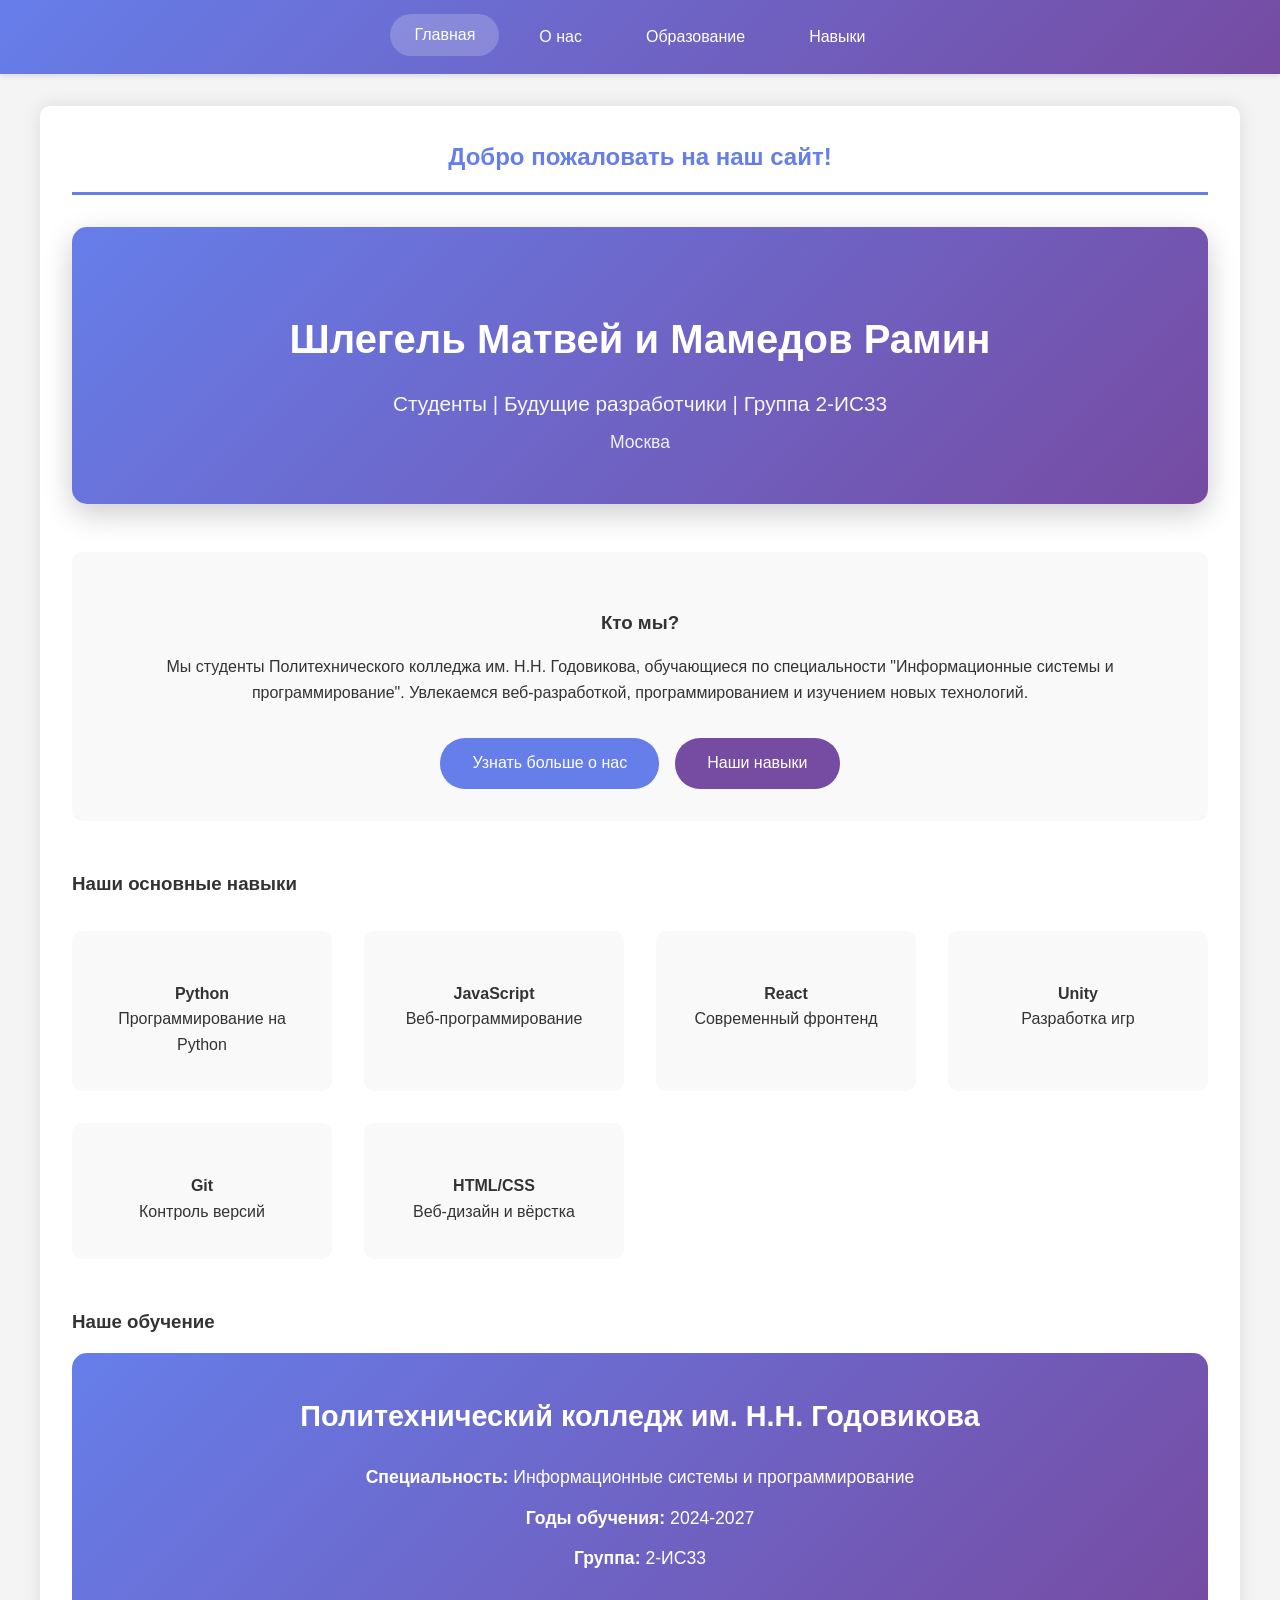
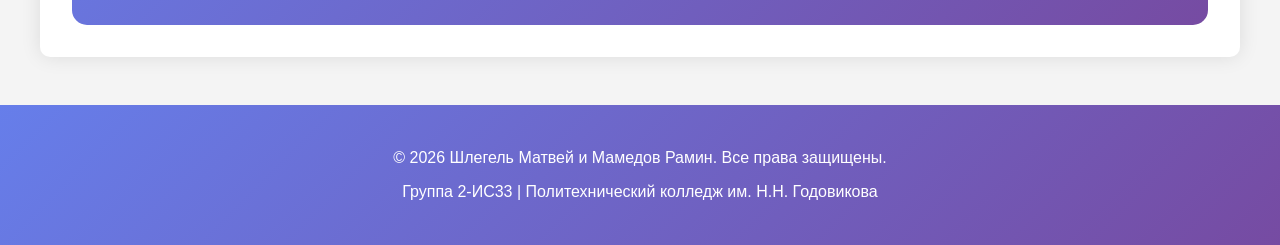
<file: index.html>
<DOCTYPE html>
<html lang="ru">
<head>
    <meta charset="UTF-8">
    <meta name="viewport" content="width=device-width, initial-scale=1.0">
    <title>Шлегель и Мамедов - Главная</title>
    <link rel="stylesheet" href="style.css">
</head>
<body>
    <header>
        <nav>
            <ul class="menu">
                <li><a href="index.html" class="active">Главная</a></li>
                <li><a href="about.html">О нас</a></li>
                <li><a href="education.html">Образование</a></li>
                <li><a href="skills.html">Навыки</a></li>
            </ul>
        </nav>
    </header>

    <main>
        <section class="welcome">
            <h1>Добро пожаловать на наш сайт!</h1>
            <div class="profile-card">
                <div class="team-intro">
                    <h2>Шлегель Матвей и Мамедов Рамин</h2>
                    <p class="subtitle">Студенты | Будущие разработчики | Группа 2-ИС33</p>
                    <p class="location"> Москва</p>
                </div>
            </div>
            
            <div class="intro">
                <h3>Кто мы?</h3>
                <p>Мы студенты Политехнического колледжа им. Н.Н. Годовикова, обучающиеся по специальности 
                "Информационные системы и программирование". Увлекаемся веб-разработкой, программированием 
                и изучением новых технологий.</p>
                
                <div class="quick-links">
                    <a href="about.html" class="btn">Узнать больше о нас</a>
                    <a href="skills.html" class="btn btn-secondary">Наши навыки</a>
                </div>
            </div>
        </section>

        <section class="skills-preview">
            <h3>Наши основные навыки</h3>
            <div class="skills-grid">
                <div class="skill-item">
                    <span class="skill-icon"> </span>
                    <h4>Python</h4>
                    <p>Программирование на Python</p>
                </div>
                <div class="skill-item">
                    <span class="skill-icon"> </span>
                    <h4>JavaScript</h4>
                    <p>Веб-программирование</p>
                </div>
                <div class="skill-item">
                    <span class="skill-icon"> </span>
                    <h4>React</h4>
                    <p>Современный фронтенд</p>
                </div>
                <div class="skill-item">
                    <span class="skill-icon"> </span>
                    <h4>Unity</h4>
                    <p>Разработка игр</p>
                </div>
                <div class="skill-item">
                    <span class="skill-icon"> </span>
                    <h4>Git</h4>
                    <p>Контроль версий</p>
                </div>
                <div class="skill-item">
                    <span class="skill-icon"> </span>
                    <h4>HTML/CSS</h4>
                    <p>Веб-дизайн и вёрстка</p>
                </div>
            </div>
        </section>

        <section class="study-info">
            <h3>Наше обучение</h3>
            <div class="info-box">
                <h4>Политехнический колледж им. Н.Н. Годовикова</h4>
                <p><strong>Специальность:</strong> Информационные системы и программирование</p>
                <p><strong>Годы обучения:</strong> 2024-2027</p>
                <p><strong>Группа:</strong> 2-ИС33</p>
            </div>
        </section>
    </main>

    <footer>
        <p>&copy; 2026 Шлегель Матвей и Мамедов Рамин. Все права защищены.</p>
        <p>Группа 2-ИС33 | Политехнический колледж им. Н.Н. Годовикова</p>
    </footer>
</body>
</html>
</file>
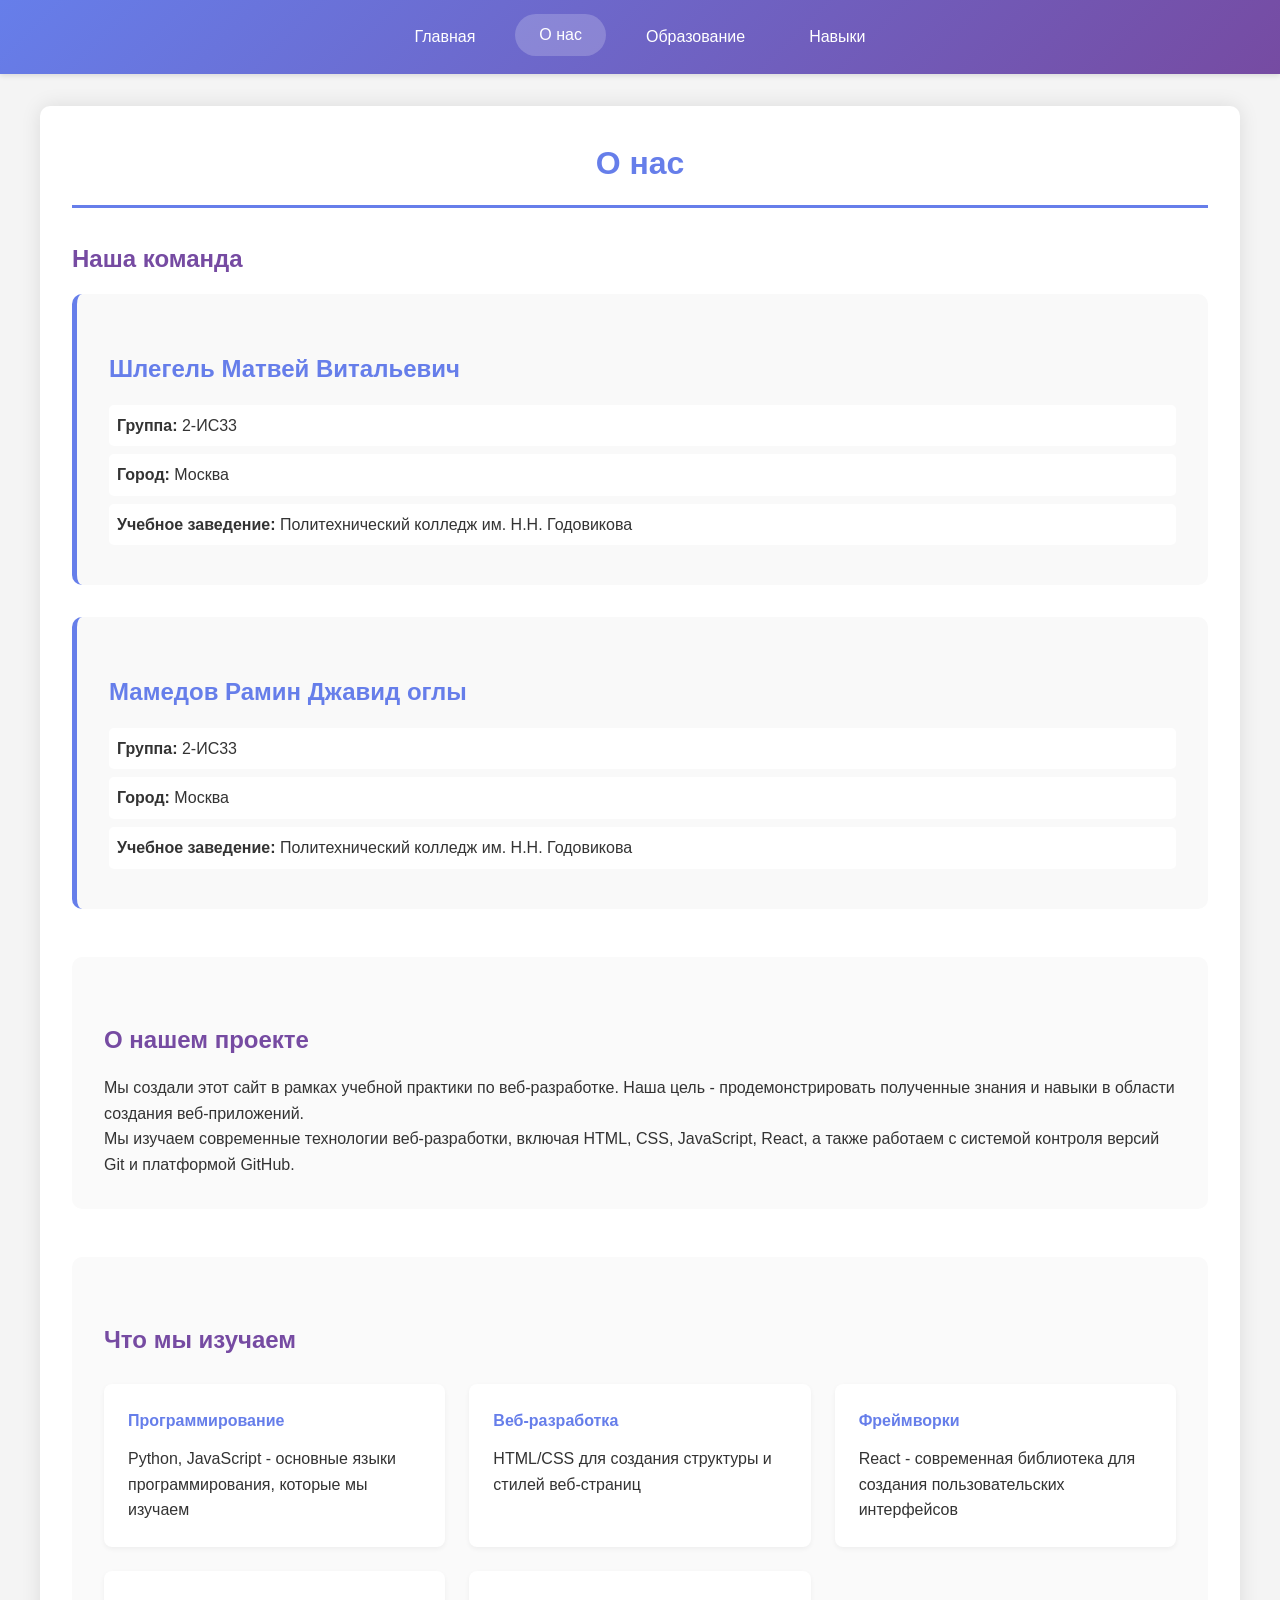
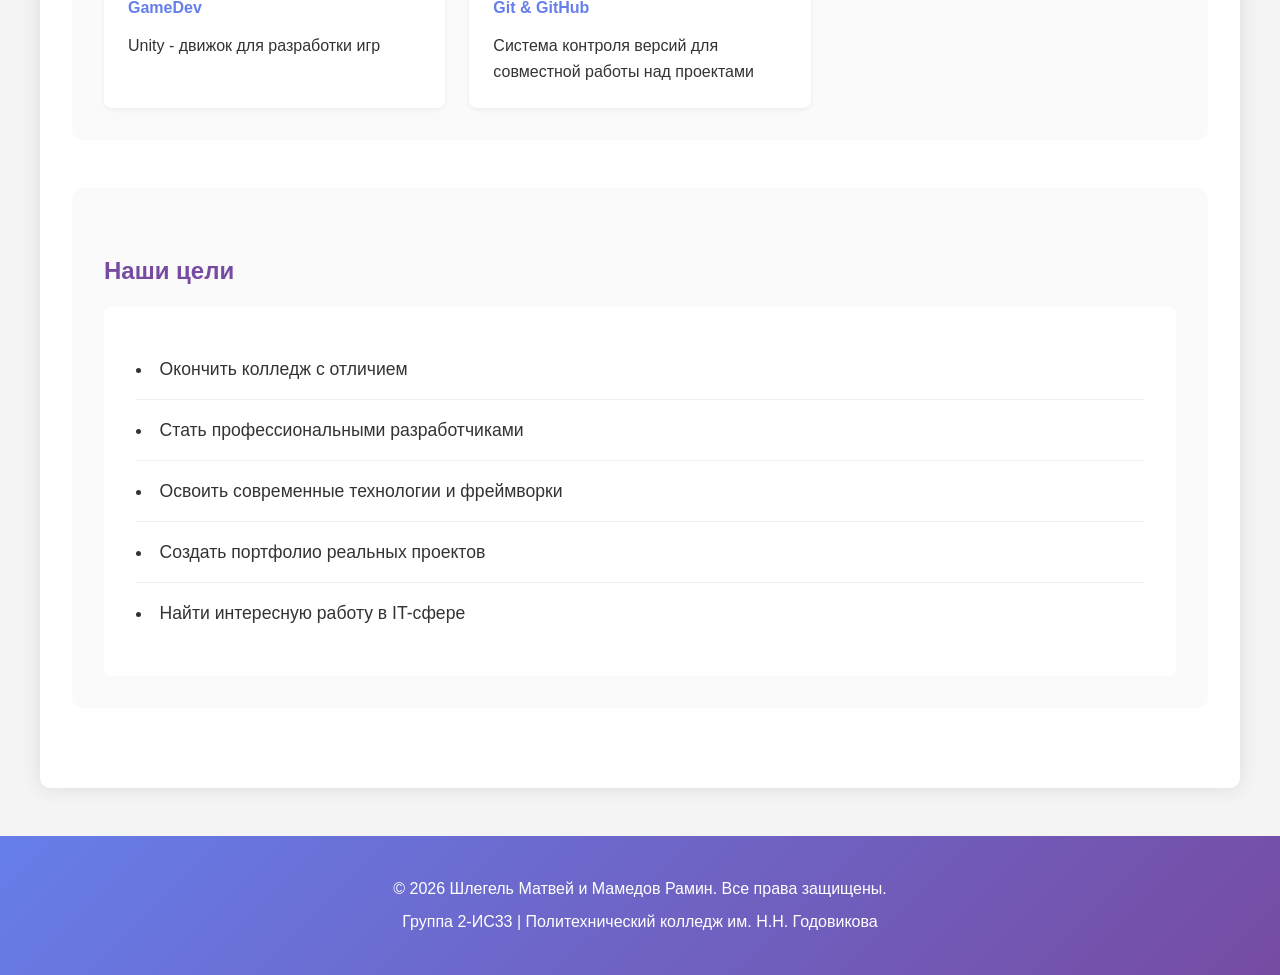
<file: about.html>
<!DOCTYPE html>
<html lang="ru">
<head>
    <meta charset="UTF-8">
    <meta name="viewport" content="width=device-width, initial-scale=1.0">
    <title>О нас - Шлегель и Мамедов</title>
    <link rel="stylesheet" href="style.css">
</head>
<body>
    <header>
        <nav>
            <ul class="menu">
                <li><a href="index.html">Главная</a></li>
                <li><a href="about.html" class="active">О нас</a></li>
                <li><a href="education.html">Образование</a></li>
                <li><a href="skills.html">Навыки</a></li>
            </ul>
        </nav>
    </header>

    <main>
        <h1>О нас</h1>
        
        <section class="team-section">
            <h2>Наша команда</h2>
            
            <div class="person-card">
                <h3>Шлегель Матвей Витальевич</h3>
                <div class="person-info">
                    <p><strong>Группа:</strong> 2-ИС33</p>
                    <p><strong>Город:</strong> Москва</p>
                    <p><strong>Учебное заведение:</strong> Политехнический колледж им. Н.Н. Годовикова</p>
                </div>
            </div>

            <div class="person-card">
                <h3>Мамедов Рамин Джавид оглы</h3>
                <div class="person-info">
                    <p><strong>Группа:</strong> 2-ИС33</p>
                    <p><strong>Город:</strong> Москва</p>
                    <p><strong>Учебное заведение:</strong> Политехнический колледж им. Н.Н. Годовикова</p>
                </div>
            </div>
        </section>

        <section class="about-section">
            <h2>О нашем проекте</h2>
            <p>Мы создали этот сайт в рамках учебной практики по веб-разработке. 
            Наша цель - продемонстрировать полученные знания и навыки в области создания веб-приложений.</p>
            
            <p>Мы изучаем современные технологии веб-разработки, включая HTML, CSS, JavaScript, React, 
            а также работаем с системой контроля версий Git и платформой GitHub.</p>
        </section>

        <section class="about-section">
            <h2>Что мы изучаем</h2>
            <div class="study-list">
                <div class="study-item">
                    <h4> Программирование</h4>
                    <p>Python, JavaScript - основные языки программирования, которые мы изучаем</p>
                </div>
                <div class="study-item">
                    <h4> Веб-разработка</h4>
                    <p>HTML/CSS для создания структуры и стилей веб-страниц</p>
                </div>
                <div class="study-item">
                    <h4> Фреймворки</h4>
                    <p>React - современная библиотека для создания пользовательских интерфейсов</p>
                </div>
                <div class="study-item">
                    <h4> GameDev</h4>
                    <p>Unity - движок для разработки игр</p>
                </div>
                <div class="study-item">
                    <h4> Git & GitHub</h4>
                    <p>Система контроля версий для совместной работы над проектами</p>
                </div>
            </div>
        </section>

        <section class="about-section">
            <h2>Наши цели</h2>
            <ul class="goals-list">
                <li> Окончить колледж с отличием</li>
                <li> Стать профессиональными разработчиками</li>
                <li> Освоить современные технологии и фреймворки</li>
                <li> Создать портфолио реальных проектов</li>
                <li> Найти интересную работу в IT-сфере</li>
            </ul>
        </section>
    </main>

    <footer>
        <p>&copy; 2026 Шлегель Матвей и Мамедов Рамин. Все права защищены.</p>
        <p>Группа 2-ИС33 | Политехнический колледж им. Н.Н. Годовикова</p>
    </footer>
</body>
</html>
</file>
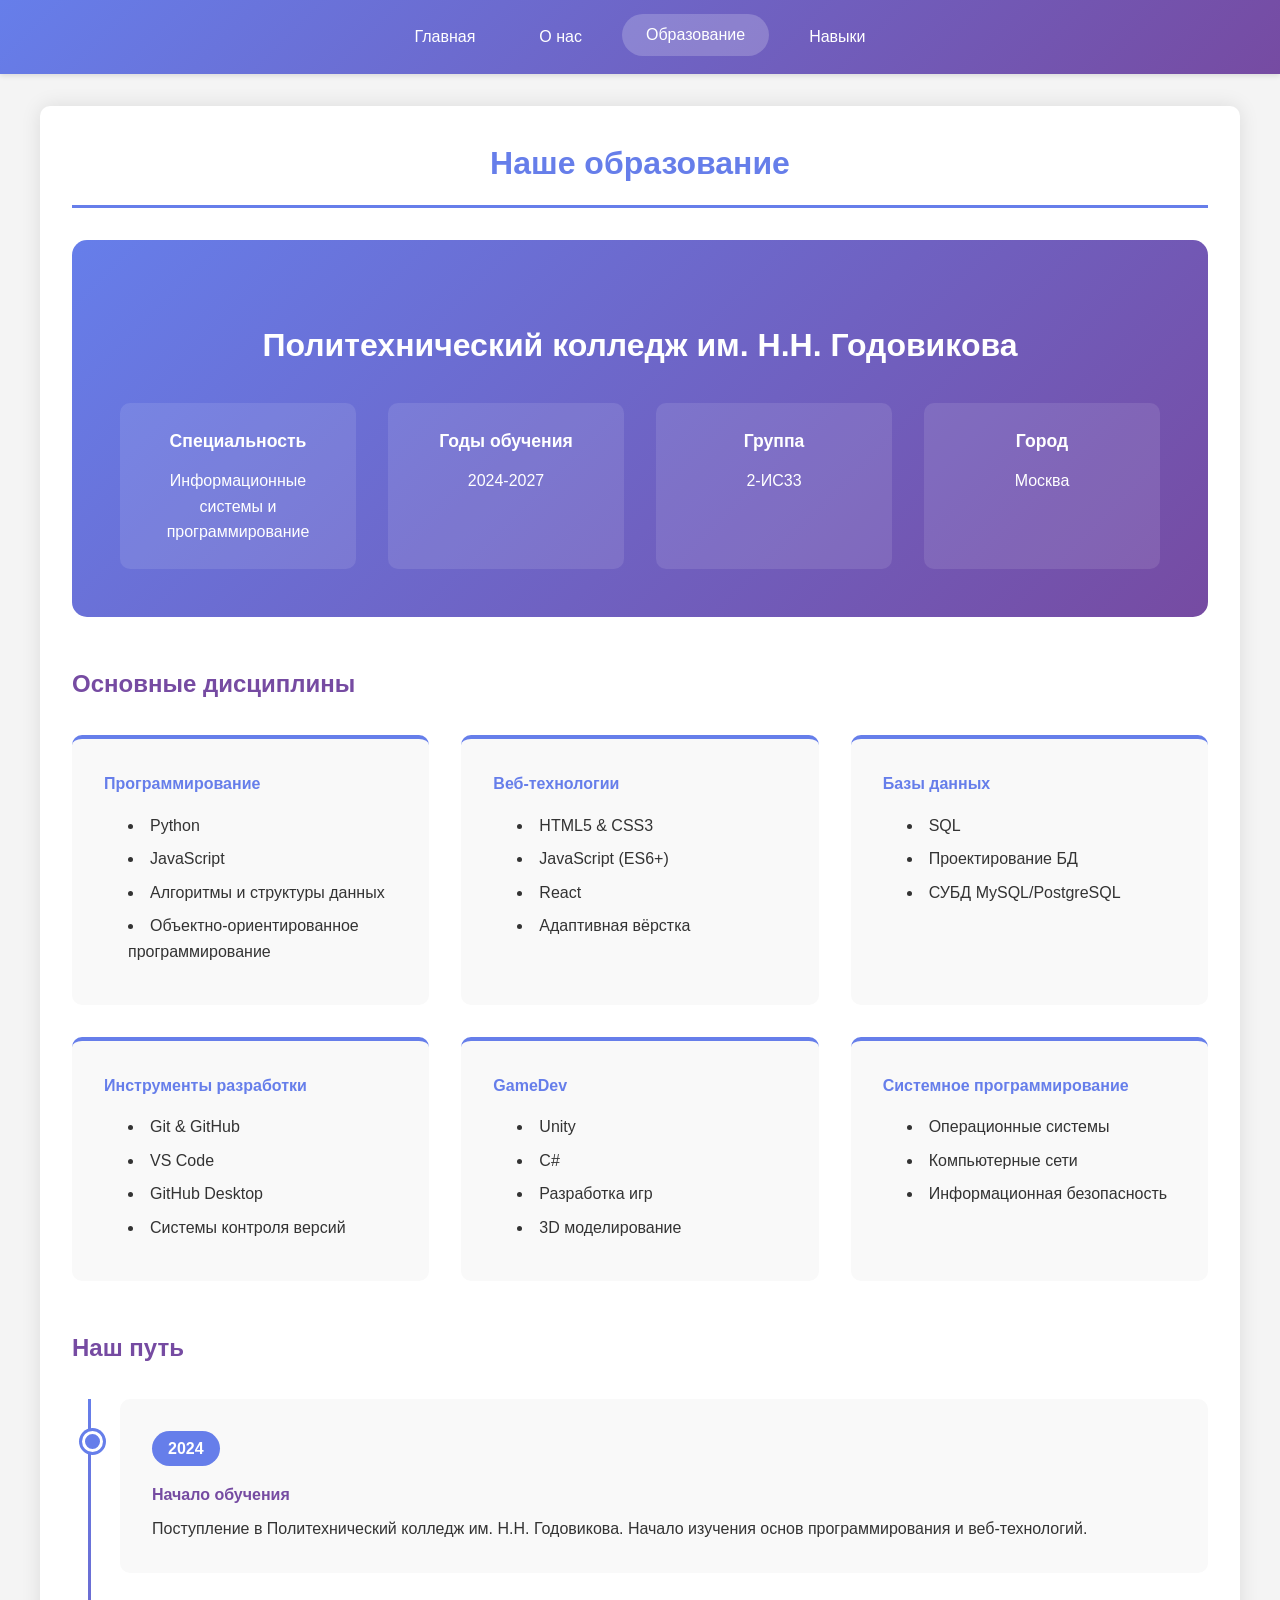
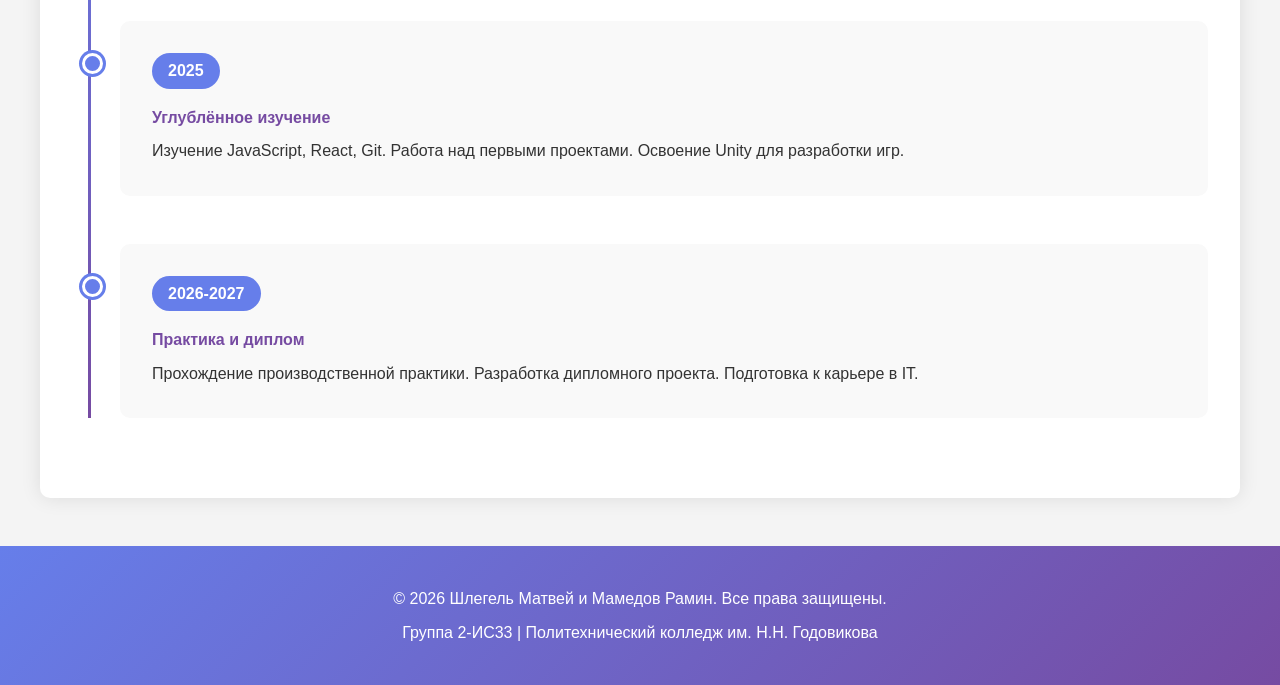
<file: education.html>
<!DOCTYPE html>
<html lang="ru">
<head>
    <meta charset="UTF-8">
    <meta name="viewport" content="width=device-width, initial-scale=1.0">
    <title>Образование - Шлегель и Мамедов</title>
    <link rel="stylesheet" href="style.css">
</head>
<body>
    <header>
        <nav>
            <ul class="menu">
                <li><a href="index.html">Главная</a></li>
                <li><a href="about.html">О нас</a></li>
                <li><a href="education.html" class="active">Образование</a></li>
                <li><a href="skills.html">Навыки</a></li>
            </ul>
        </nav>
    </header>

    <main>
        <h1>Наше образование</h1>
        
        <section class="education-main">
            <div class="education-card">
                <h2>Политехнический колледж им. Н.Н. Годовикова</h2>
                <div class="education-details">
                    <div class="detail-item">
                        <h4> Специальность</h4>
                        <p>Информационные системы и программирование</p>
                    </div>
                    <div class="detail-item">
                        <h4> Годы обучения</h4>
                        <p>2024-2027</p>
                    </div>
                    <div class="detail-item">
                        <h4> Группа</h4>
                        <p>2-ИС33</p>
                    </div>
                    <div class="detail-item">
                        <h4> Город</h4>
                        <p>Москва</p>
                    </div>
                </div>
            </div>
        </section>

        <section class="subjects-section">
            <h2>Основные дисциплины</h2>
            <div class="subjects-grid">
                <div class="subject-card">
                    <h4> Программирование</h4>
                    <ul>
                        <li>Python</li>
                        <li>JavaScript</li>
                        <li>Алгоритмы и структуры данных</li>
                        <li>Объектно-ориентированное программирование</li>
                    </ul>
                </div>
                <div class="subject-card">
                    <h4> Веб-технологии</h4>
                    <ul>
                        <li>HTML5 & CSS3</li>
                        <li>JavaScript (ES6+)</li>
                        <li>React</li>
                        <li>Адаптивная вёрстка</li>
                    </ul>
                </div>
                <div class="subject-card">
                    <h4> Базы данных</h4>
                    <ul>
                        <li>SQL</li>
                        <li>Проектирование БД</li>
                        <li>СУБД MySQL/PostgreSQL</li>
                    </ul>
                </div>
                <div class="subject-card">
                    <h4> Инструменты разработки</h4>
                    <ul>
                        <li>Git & GitHub</li>
                        <li>VS Code</li>
                        <li>GitHub Desktop</li>
                        <li>Системы контроля версий</li>
                    </ul>
                </div>
                <div class="subject-card">
                    <h4> GameDev</h4>
                    <ul>
                        <li>Unity</li>
                        <li>C#</li>
                        <li>Разработка игр</li>
                        <li>3D моделирование</li>
                    </ul>
                </div>
                <div class="subject-card">
                    <h4> Системное программирование</h4>
                    <ul>
                        <li>Операционные системы</li>
                        <li>Компьютерные сети</li>
                        <li>Информационная безопасность</li>
                    </ul>
                </div>
            </div>
        </section>

        <section class="timeline-section">
            <h2>Наш путь</h2>
            <div class="timeline">
                <div class="timeline-item">
                    <div class="timeline-year">2024</div>
                    <div class="timeline-content">
                        <h4>Начало обучения</h4>
                        <p>Поступление в Политехнический колледж им. Н.Н. Годовикова. 
                        Начало изучения основ программирования и веб-технологий.</p>
                    </div>
                </div>
                <div class="timeline-item">
                    <div class="timeline-year">2025</div>
                    <div class="timeline-content">
                        <h4>Углублённое изучение</h4>
                        <p>Изучение JavaScript, React, Git. Работа над первыми проектами. 
                        Освоение Unity для разработки игр.</p>
                    </div>
                </div>
                <div class="timeline-item">
                    <div class="timeline-year">2026-2027</div>
                    <div class="timeline-content">
                        <h4>Практика и диплом</h4>
                        <p>Прохождение производственной практики. 
                        Разработка дипломного проекта. Подготовка к карьере в IT.</p>
                    </div>
                </div>
            </div>
        </section>
    </main>

    <footer>
        <p>&copy; 2026 Шлегель Матвей и Мамедов Рамин. Все права защищены.</p>
        <p>Группа 2-ИС33 | Политехнический колледж им. Н.Н. Годовикова</p>
    </footer>
</body>
</html>
</file>
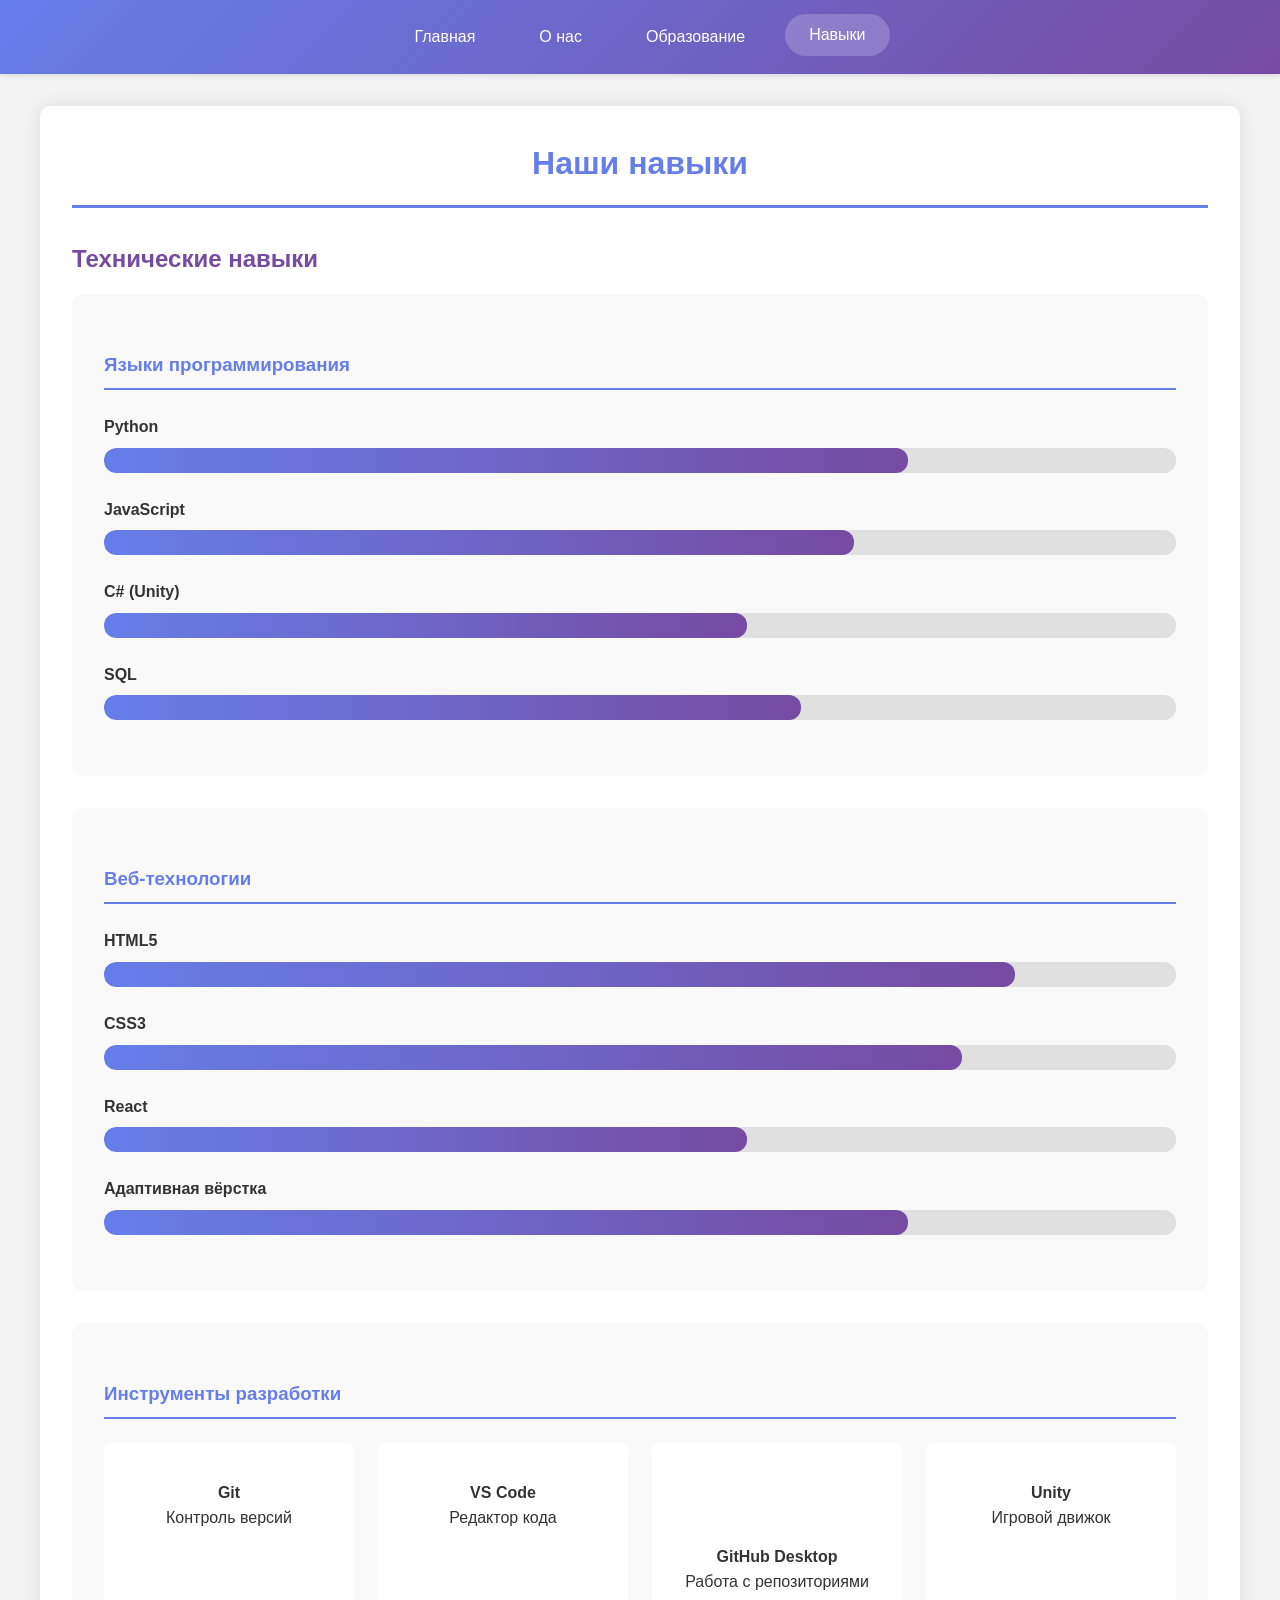
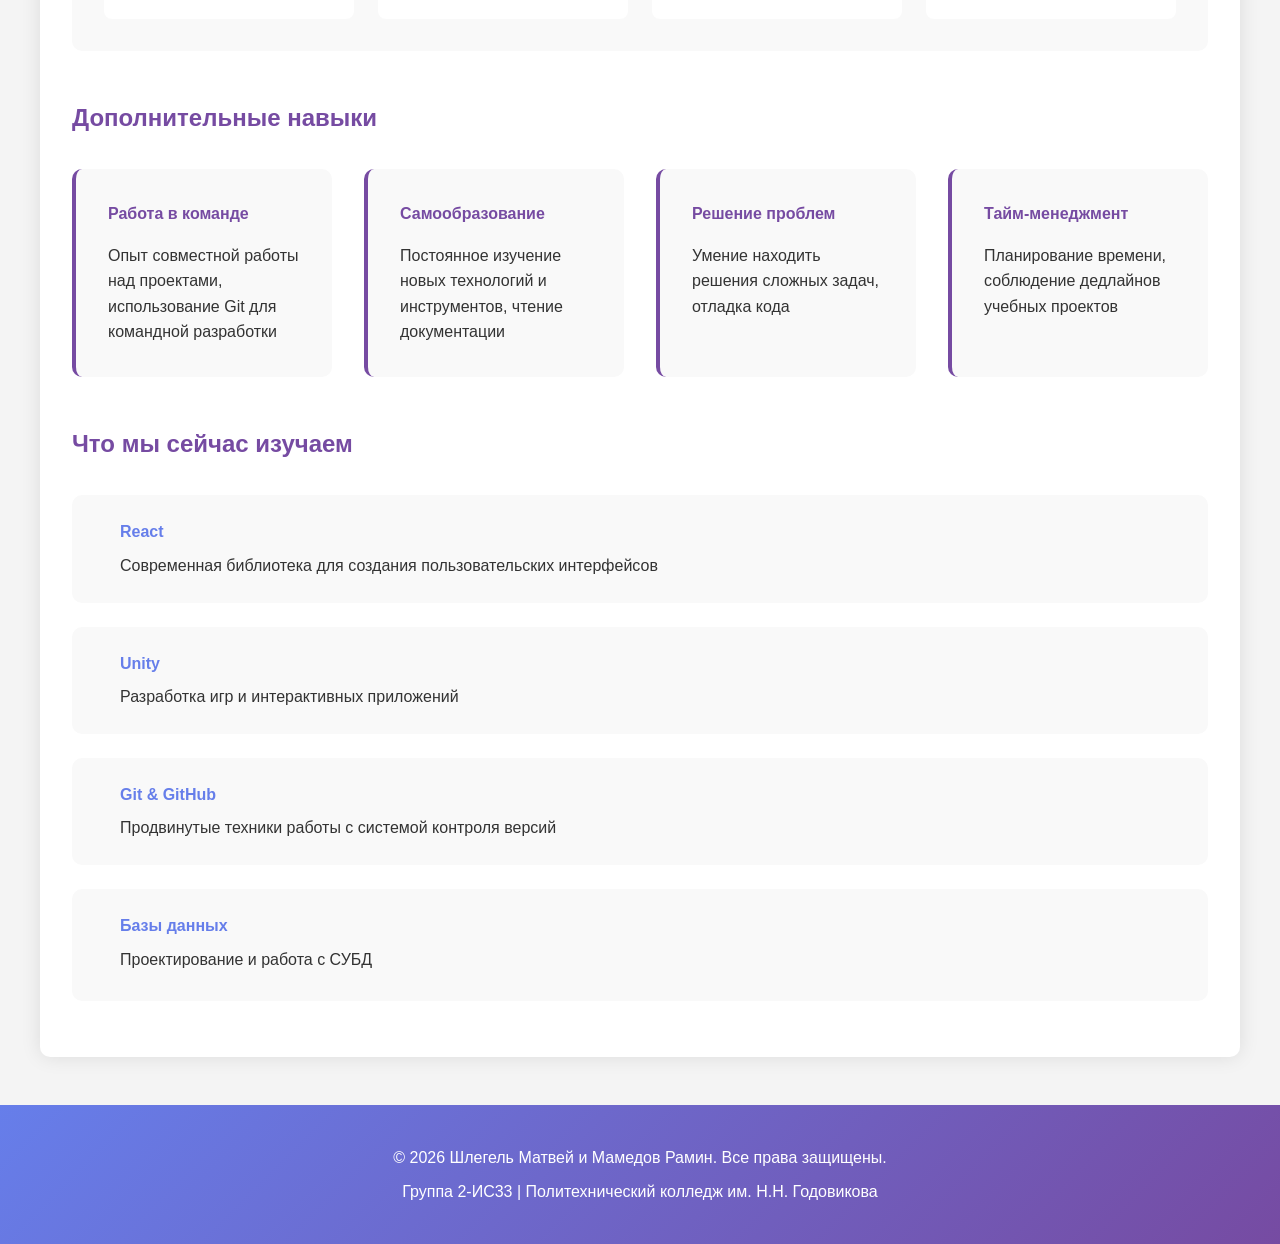
<file: skills.html>
<!DOCTYPE html>
<html lang="ru">
<head>
    <meta charset="UTF-8">
    <meta name="viewport" content="width=device-width, initial-scale=1.0">
    <title>Навыки - Шлегель и Мамедов</title>
    <link rel="stylesheet" href="style.css">
</head>
<body>
    <header>
        <nav>
            <ul class="menu">
                <li><a href="index.html">Главная</a></li>
                <li><a href="about.html">О нас</a></li>
                <li><a href="education.html">Образование</a></li>
                <li><a href="skills.html" class="active">Навыки</a></li>
            </ul>
        </nav>
    </header>

    <main>
        <h1>Наши навыки</h1>
        
        <section class="skills-category">
            <h2>Технические навыки</h2>
            
            <div class="skill-category-block">
                <h3> Языки программирования</h3>
                <div class="skills-list">
                    <div class="skill-bar">
                        <span class="skill-name">Python</span>
                        <div class="skill-progress">
                            <div class="progress" style="width: 75%"></div>
                        </div>
                    </div>
                    <div class="skill-bar">
                        <span class="skill-name">JavaScript</span>
                        <div class="skill-progress">
                            <div class="progress" style="width: 70%"></div>
                        </div>
                    </div>
                    <div class="skill-bar">
                        <span class="skill-name">C# (Unity)</span>
                        <div class="skill-progress">
                            <div class="progress" style="width: 60%"></div>
                        </div>
                    </div>
                    <div class="skill-bar">
                        <span class="skill-name">SQL</span>
                        <div class="skill-progress">
                            <div class="progress" style="width: 65%"></div>
                        </div>
                    </div>
                </div>
            </div>

            <div class="skill-category-block">
                <h3> Веб-технологии</h3>
                <div class="skills-list">
                    <div class="skill-bar">
                        <span class="skill-name">HTML5</span>
                        <div class="skill-progress">
                            <div class="progress" style="width: 85%"></div>
                        </div>
                    </div>
                    <div class="skill-bar">
                        <span class="skill-name">CSS3</span>
                        <div class="skill-progress">
                            <div class="progress" style="width: 80%"></div>
                        </div>
                    </div>
                    <div class="skill-bar">
                        <span class="skill-name">React</span>
                        <div class="skill-progress">
                            <div class="progress" style="width: 60%"></div>
                        </div>
                    </div>
                    <div class="skill-bar">
                        <span class="skill-name">Адаптивная вёрстка</span>
                        <div class="skill-progress">
                            <div class="progress" style="width: 75%"></div>
                        </div>
                    </div>
                </div>
            </div>

            <div class="skill-category-block">
                <h3> Инструменты разработки</h3>
                <div class="tools-grid">
                    <div class="tool-item">
                        <span class="tool-icon"> </span>
                        <h4>Git</h4>
                        <p>Контроль версий</p>
                    </div>
                    <div class="tool-item">
                        <span class="tool-icon"> </span>
                        <h4>VS Code</h4>
                        <p>Редактор кода</p>
                    </div>
                    <div class="tool-item">
                        <span class="tool-icon">️</span>
                        <h4>GitHub Desktop</h4>
                        <p>Работа с репозиториями</p>
                    </div>
                    <div class="tool-item">
                        <span class="tool-icon">  </span>
                        <h4>Unity</h4>
                        <p>Игровой движок</p>
                    </div>
                </div>
            </div>
        </section>

        <section class="soft-skills">
            <h2>Дополнительные навыки</h2>
            <div class="soft-skills-grid">
                <div class="soft-skill-card">
                    <h4> Работа в команде</h4>
                    <p>Опыт совместной работы над проектами, использование Git для командной разработки</p>
                </div>
                <div class="soft-skill-card">
                    <h4> Самообразование</h4>
                    <p>Постоянное изучение новых технологий и инструментов, чтение документации</p>
                </div>
                <div class="soft-skill-card">
                    <h4> Решение проблем</h4>
                    <p>Умение находить решения сложных задач, отладка кода</p>
                </div>
                <div class="soft-skill-card">
                    <h4> Тайм-менеджмент</h4>
                    <p>Планирование времени, соблюдение дедлайнов учебных проектов</p>
                </div>
            </div>
        </section>

        <section class="what-learning">
            <h2>Что мы сейчас изучаем</h2>
            <div class="learning-list">
                <div class="learning-item">
                    <span class="learning-icon"> </span>
                    <div>
                        <h4>React</h4>
                        <p>Современная библиотека для создания пользовательских интерфейсов</p>
                    </div>
                </div>
                <div class="learning-item">
                    <span class="learning-icon"> </span>
                    <div>
                        <h4>Unity</h4>
                        <p>Разработка игр и интерактивных приложений</p>
                    </div>
                </div>
                <div class="learning-item">
                    <span class="learning-icon"> </span>
                    <div>
                        <h4>Git & GitHub</h4>
                        <p>Продвинутые техники работы с системой контроля версий</p>
                    </div>
                </div>
                <div class="learning-item">
                    <span class="learning-icon">️</span>
                    <div>
                        <h4>Базы данных</h4>
                        <p>Проектирование и работа с СУБД</p>
                    </div>
                </div>
            </div>
        </section>
    </main>

    <footer>
        <p>&copy; 2026 Шлегель Матвей и Мамедов Рамин. Все права защищены.</p>
        <p>Группа 2-ИС33 | Политехнический колледж им. Н.Н. Годовикова</p>
    </footer>
</body>
</html>
</file>
<file: style.css>
/* ===== ОБЩИЕ СТИЛИ ===== */
* {
    margin: 0;
    padding: 0;
    box-sizing: border-box;
}

body {
    font-family: 'Segoe UI', Tahoma, Geneva, Verdana, sans-serif;
    line-height: 1.6;
    color: #333;
    background-color: #f4f4f4;
}

a {
    text-decoration: none;
    color: inherit;
}

ul, ol {
    list-style-position: inside;
}

/* ===== ШАПКА И МЕНЮ ===== */
header {
    background: linear-gradient(135deg, #667eea 0%, #764ba2 100%);
    color: white;
    padding: 1rem 0;
    box-shadow: 0 2px 5px rgba(0,0,0,0.1);
    position: sticky;
    top: 0;
    z-index: 1000;
}

.menu {
    list-style: none;
    display: flex;
    justify-content: center;
    flex-wrap: wrap;
    gap: 1rem;
}

.menu li a {
    color: white;
    padding: 0.5rem 1.5rem;
    border-radius: 25px;
    transition: all 0.3s ease;
    display: block;
}

.menu li a:hover,
.menu li a.active {
    background-color: rgba(255,255,255,0.2);
    transform: translateY(-2px);
}

/* ===== ОСНОВНОЙ КОНТЕНТ ===== */
main {
    max-width: 1200px;
    margin: 2rem auto;
    padding: 2rem;
    background: white;
    border-radius: 10px;
    box-shadow: 0 0 20px rgba(0,0,0,0.1);
    min-height: 70vh;
}

h1 {
    color: #667eea;
    margin-bottom: 2rem;
    padding-bottom: 1rem;
    border-bottom: 3px solid #667eea;
    text-align: center;
}

h2 {
    color: #764ba2;
    margin: 2rem 0 1rem;
}

h3 {
    color: #333;
    margin: 1.5rem 0 1rem;
}

/* ===== ГЛАВНАЯ СТРАНИЦА ===== */
.welcome {
    text-align: center;
}

.profile-card {
    background: linear-gradient(135deg, #667eea 0%, #764ba2 100%);
    color: white;
    padding: 3rem;
    border-radius: 15px;
    margin: 2rem 0;
    box-shadow: 0 10px 30px rgba(0,0,0,0.2);
}

.team-intro h2 {
    color: white;
    font-size: 2.5rem;
    margin-bottom: 1rem;
}

.subtitle {
    font-size: 1.3rem;
    opacity: 0.95;
    margin-bottom: 0.5rem;
}

.location {
    font-size: 1.1rem;
    opacity: 0.9;
}

.intro {
    margin-top: 3rem;
    padding: 2rem;
    background: #f9f9f9;
    border-radius: 10px;
}

.quick-links {
    margin-top: 2rem;
    display: flex;
    gap: 1rem;
    justify-content: center;
    flex-wrap: wrap;
}

.btn {
    display: inline-block;
    padding: 0.8rem 2rem;
    background: #667eea;
    color: white;
    border-radius: 25px;
    transition: all 0.3s ease;
}

.btn:hover {
    background: #764ba2;
    transform: translateY(-3px);
    box-shadow: 0 5px 15px rgba(0,0,0,0.2);
}

.btn-secondary {
    background: #764ba2;
}

.btn-secondary:hover {
    background: #667eea;
}

/* ===== НАВЫКИ ===== */
.skills-preview {
    margin-top: 3rem;
}

.skills-grid {
    display: grid;
    grid-template-columns: repeat(auto-fit, minmax(250px, 1fr));
    gap: 2rem;
    margin-top: 2rem;
}

.skill-item {
    background: #f9f9f9;
    padding: 2rem;
    border-radius: 10px;
    text-align: center;
    transition: transform 0.3s ease;
    border: 2px solid transparent;
}

.skill-item:hover {
    transform: translateY(-5px);
    border-color: #667eea;
    box-shadow: 0 5px 20px rgba(0,0,0,0.1);
}

.skill-icon {
    font-size: 3rem;
    display: block;
    margin-bottom: 1rem;
}

/* ===== ИНФОРМАЦИОННЫЕ БЛОКИ ===== */
.study-info {
    margin-top: 3rem;
}

.info-box {
    background: linear-gradient(135deg, #667eea 0%, #764ba2 100%);
    color: white;
    padding: 2.5rem;
    border-radius: 15px;
    text-align: center;
}

.info-box h4 {
    font-size: 1.8rem;
    margin-bottom: 1.5rem;
}

.info-box p {
    margin: 0.8rem 0;
    font-size: 1.1rem;
}

/* ===== СТРАНИЦА "О НАС" ===== */
.team-section {
    margin-bottom: 3rem;
}

.person-card {
    background: #f9f9f9;
    padding: 2rem;
    border-radius: 10px;
    margin-bottom: 2rem;
    border-left: 5px solid #667eea;
}

.person-card h3 {
    color: #667eea;
    margin-bottom: 1rem;
    font-size: 1.5rem;
}

.person-info p {
    margin: 0.5rem 0;
    padding: 0.5rem;
    background: white;
    border-radius: 5px;
}

.about-section {
    margin-bottom: 3rem;
    padding: 2rem;
    background: #fafafa;
    border-radius: 10px;
}

.study-list {
    display: grid;
    grid-template-columns: repeat(auto-fit, minmax(280px, 1fr));
    gap: 1.5rem;
    margin-top: 1.5rem;
}

.study-item {
    background: white;
    padding: 1.5rem;
    border-radius: 8px;
    box-shadow: 0 2px 5px rgba(0,0,0,0.05);
}

.study-item h4 {
    margin-bottom: 0.8rem;
    color: #667eea;
}

.goals-list {
    background: white;
    padding: 2rem;
    border-radius: 8px;
    margin-top: 1rem;
}

.goals-list li {
    padding: 1rem 0;
    border-bottom: 1px solid #eee;
    font-size: 1.1rem;
}

.goals-list li:last-child {
    border-bottom: none;
}

/* ===== СТРАНИЦА "ОБРАЗОВАНИЕ" ===== */
.education-main {
    margin-bottom: 3rem;
}

.education-card {
    background: linear-gradient(135deg, #667eea 0%, #764ba2 100%);
    color: white;
    padding: 3rem;
    border-radius: 15px;
    text-align: center;
}

.education-card h2 {
    color: white;
    margin-bottom: 2rem;
    font-size: 2rem;
}

.education-details {
    display: grid;
    grid-template-columns: repeat(auto-fit, minmax(200px, 1fr));
    gap: 2rem;
}

.detail-item {
    background: rgba(255,255,255,0.1);
    padding: 1.5rem;
    border-radius: 10px;
}

.detail-item h4 {
    margin-bottom: 0.8rem;
    font-size: 1.1rem;
}

.subjects-section {
    margin-bottom: 3rem;
}

.subjects-grid {
    display: grid;
    grid-template-columns: repeat(auto-fit, minmax(300px, 1fr));
    gap: 2rem;
    margin-top: 2rem;
}

.subject-card {
    background: #f9f9f9;
    padding: 2rem;
    border-radius: 10px;
    border-top: 4px solid #667eea;
}

.subject-card h4 {
    color: #667eea;
    margin-bottom: 1rem;
}

.subject-card ul {
    padding-left: 1.5rem;
}

.subject-card li {
    margin: 0.5rem 0;
}

/* ===== TIMELINE ===== */
.timeline-section {
    margin-top: 3rem;
}

.timeline {
    position: relative;
    padding-left: 3rem;
    margin-top: 2rem;
}

.timeline::before {
    content: '';
    position: absolute;
    left: 1rem;
    top: 0;
    bottom: 0;
    width: 3px;
    background: linear-gradient(to bottom, #667eea, #764ba2);
}

.timeline-item {
    position: relative;
    margin-bottom: 3rem;
    background: #f9f9f9;
    padding: 2rem;
    border-radius: 10px;
}

.timeline-item::before {
    content: '';
    position: absolute;
    left: -2.4rem;
    top: 2rem;
    width: 15px;
    height: 15px;
    background: #667eea;
    border-radius: 50%;
    border: 3px solid white;
    box-shadow: 0 0 0 3px #667eea;
}

.timeline-year {
    display: inline-block;
    background: #667eea;
    color: white;
    padding: 0.3rem 1rem;
    border-radius: 20px;
    font-weight: bold;
    margin-bottom: 1rem;
}

.timeline-content h4 {
    color: #764ba2;
    margin-bottom: 0.5rem;
}

/* ===== СТРАНИЦА "НАВЫКИ" ===== */
.skills-category {
    margin-bottom: 3rem;
}

.skill-category-block {
    background: #f9f9f9;
    padding: 2rem;
    border-radius: 10px;
    margin-bottom: 2rem;
}

.skill-category-block h3 {
    color: #667eea;
    margin-bottom: 1.5rem;
    padding-bottom: 0.5rem;
    border-bottom: 2px solid #667eea;
}

.skills-list {
    margin-top: 1rem;
}

.skill-bar {
    margin-bottom: 1.5rem;
}

.skill-name {
    display: block;
    margin-bottom: 0.5rem;
    font-weight: 600;
}

.skill-progress {
    background: #e0e0e0;
    height: 25px;
    border-radius: 12px;
    overflow: hidden;
}

.progress {
    background: linear-gradient(90deg, #667eea 0%, #764ba2 100%);
    height: 100%;
    border-radius: 12px;
    transition: width 1s ease;
}

.tools-grid {
    display: grid;
    grid-template-columns: repeat(auto-fit, minmax(200px, 1fr));
    gap: 1.5rem;
    margin-top: 1.5rem;
}

.tool-item {
    background: white;
    padding: 1.5rem;
    border-radius: 8px;
    text-align: center;
    transition: transform 0.3s ease;
}

.tool-item:hover {
    transform: translateY(-5px);
    box-shadow: 0 5px 15px rgba(0,0,0,0.1);
}

.tool-icon {
    font-size: 2.5rem;
    display: block;
    margin-bottom: 0.8rem;
}

/* ===== SOFT SKILLS ===== */
.soft-skills {
    margin-bottom: 3rem;
}

.soft-skills-grid {
    display: grid;
    grid-template-columns: repeat(auto-fit, minmax(250px, 1fr));
    gap: 2rem;
    margin-top: 2rem;
}

.soft-skill-card {
    background: #f9f9f9;
    padding: 2rem;
    border-radius: 10px;
    border-left: 4px solid #764ba2;
}

.soft-skill-card h4 {
    color: #764ba2;
    margin-bottom: 1rem;
}

/* ===== WHAT LEARNING ===== */
.what-learning {
    margin-top: 3rem;
}

.learning-list {
    margin-top: 2rem;
}

.learning-item {
    display: flex;
    align-items: flex-start;
    background: #f9f9f9;
    padding: 1.5rem;
    border-radius: 10px;
    margin-bottom: 1.5rem;
    transition: transform 0.3s ease;
}

.learning-item:hover {
    transform: translateX(10px);
}

.learning-icon {
    font-size: 2.5rem;
    margin-right: 1.5rem;
}

.learning-item h4 {
    color: #667eea;
    margin-bottom: 0.5rem;
}

/* ===== ПОДВАЛ ===== */
footer {
    background: linear-gradient(135deg, #667eea 0%, #764ba2 100%);
    color: white;
    text-align: center;
    padding: 2rem;
    margin-top: 3rem;
}

footer p {
    margin: 0.5rem 0;
}

/* ===== АДАПТИВНОСТЬ ===== */
@media (max-width: 768px) {
    .menu {
        flex-direction: column;
        align-items: center;
    }
    
    main {
        margin: 1rem;
        padding: 1rem;
    }
    
    .profile-card {
        padding: 2rem 1rem;
    }
    
    .team-intro h2 {
        font-size: 1.8rem;
    }
    
    .quick-links {
        flex-direction: column;
        align-items: center;
    }
    
    .education-details {
        grid-template-columns: 1fr;
    }
    
    .timeline {
        padding-left: 2rem;
    }
    
    .timeline-item::before {
        left: -1.4rem;
    }
}

/* ===== АНИМАЦИИ ===== */
@keyframes fadeIn {
    from {
        opacity: 0;
        transform: translateY(20px);
    }
    to {
        opacity: 1;
        transform: translateY(0);
    }
}

main > * {
    animation: fadeIn 0.6s ease-out;
}
</file>
